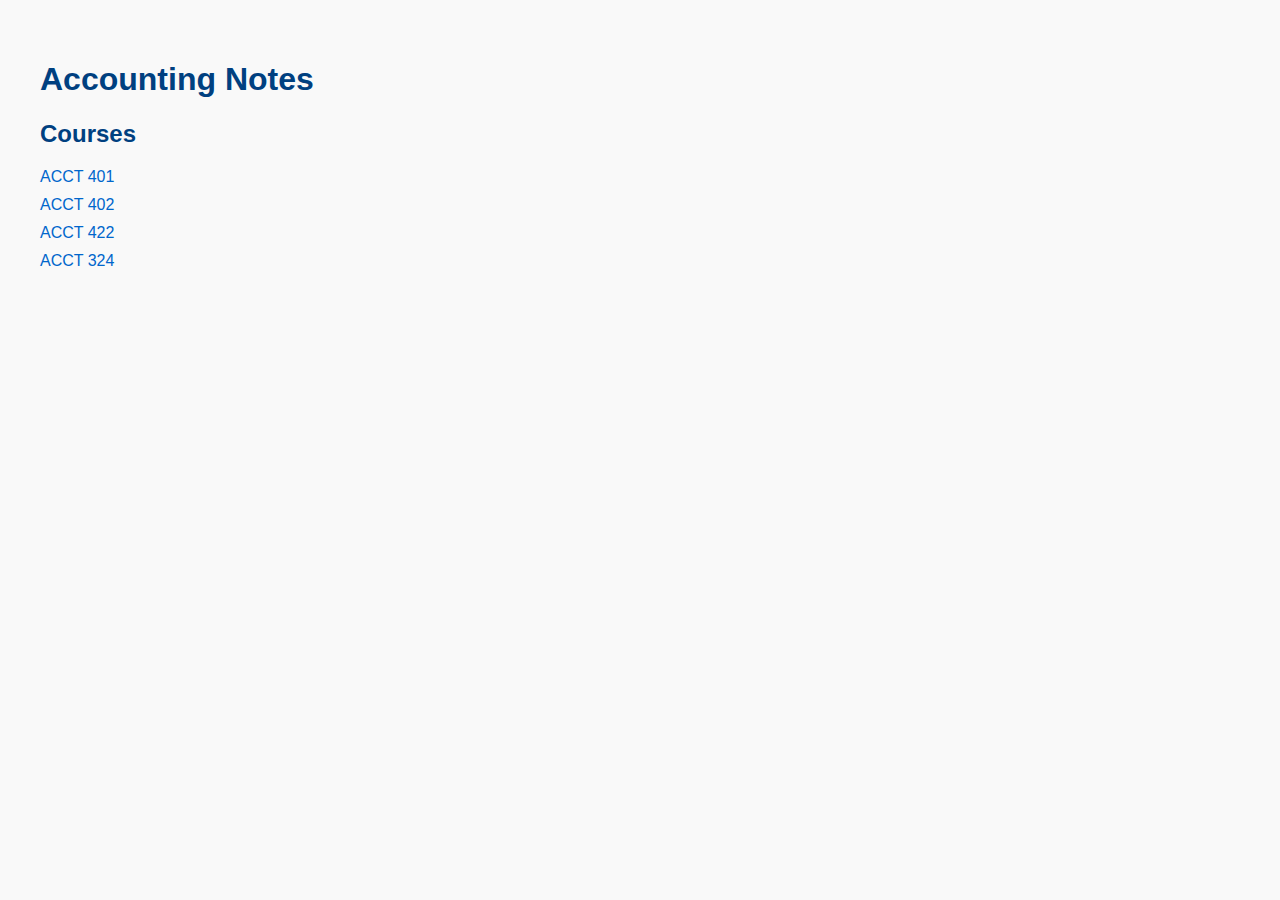
<file: index.html>
<!DOCTYPE html>
<html lang="en">
<head>
  <meta charset="UTF-8">
  <title>Accounting Notes</title>
  <link rel="stylesheet" href="css/styles.css">
</head>
<body>
  <h1>Accounting Notes</h1>
  <h2>Courses</h2>
  <ul>
    <li><a href="classes/acct401/index.html">ACCT 401</a></li>
    <li><a href="classes/acct402/index.html">ACCT 402</a></li>
    <li><a href="classes/acct422/index.html">ACCT 422</a></li>
    <li><a href="classes/acct324/index.html">ACCT 324</a></li>
  </ul>
</body>
</html>
</file>
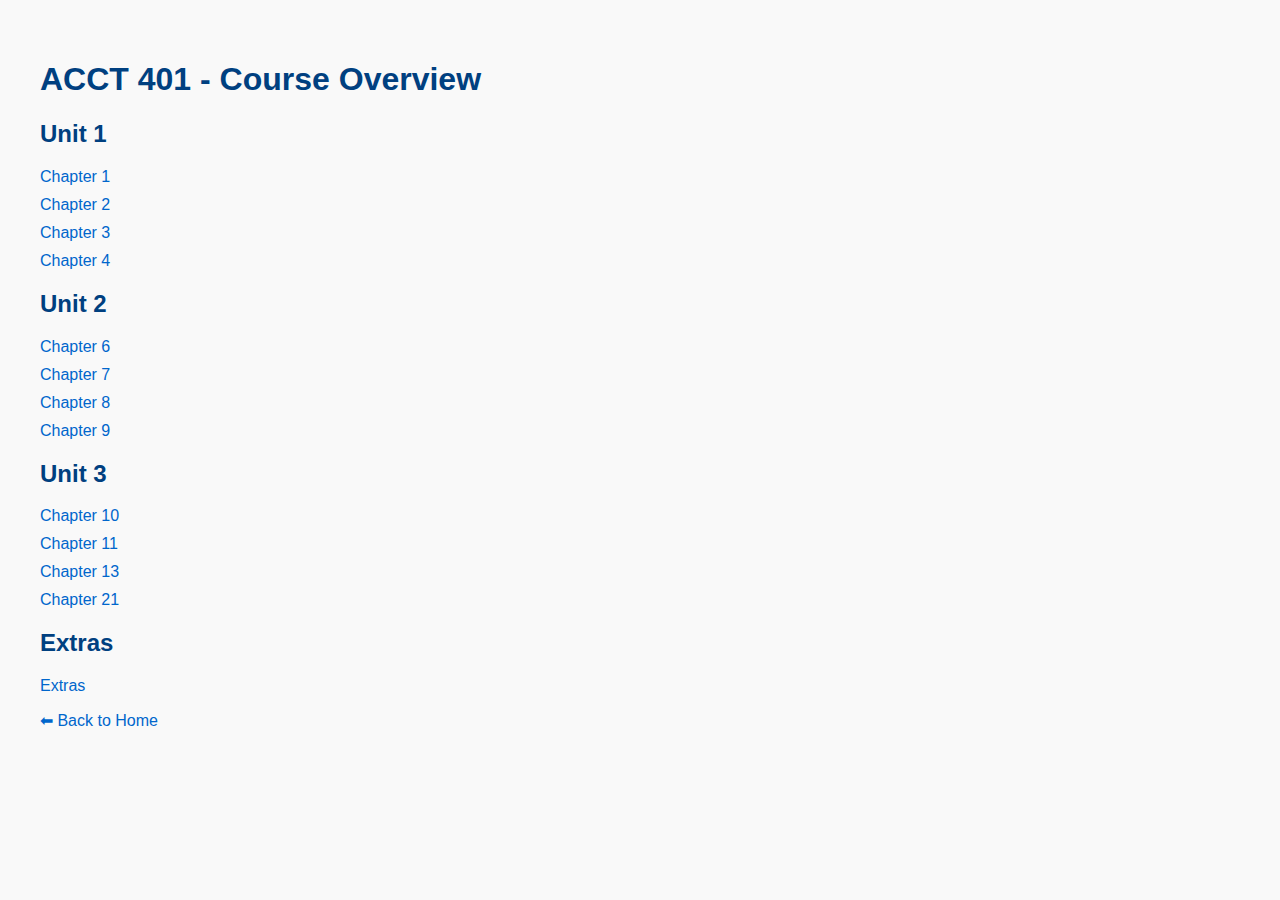
<file: classes/acct401/index.html>
<!DOCTYPE html>
<html lang="en">
<head>
  <meta charset="UTF-8">
  <title>ACCT 401 - Overview</title>
  <link rel="stylesheet" href="../../css/styles.css">
</head>
<body>
  <h1>ACCT 401 - Course Overview</h1>

  <h2>Unit 1</h2>
  <ul>
    <li><a href="unit1/chapter1.html">Chapter 1</a></li>
    <li><a href="unit1/chapter2.html">Chapter 2</a></li>
    <li><a href="unit1/chapter3.html">Chapter 3</a></li>
    <li><a href="unit1/chapter4.html">Chapter 4</a></li>
  </ul>

  <h2>Unit 2</h2>
  <ul>
    <li><a href="unit2/chapter6.html">Chapter 6</a></li>
    <li><a href="unit2/chapter7.html">Chapter 7</a></li>
    <li><a href="unit2/chapter8.html">Chapter 8</a></li>
    <li><a href="unit2/chapter9.html">Chapter 9</a></li>
  </ul>

  <h2>Unit 3</h2>
  <ul>
    <li><a href="unit3/chapter10.html">Chapter 10</a></li>
    <li><a href="unit3/chapter11.html">Chapter 11</a></li>
    <li><a href="unit3/chapter13.html">Chapter 13</a></li>
    <li><a href="unit3/chapter21.html">Chapter 21</a></li>
  </ul>

  <h2>Extras</h2>
  <ul>
    <li><a href="extra/extras.html">Extras</a></li>
  </ul>

  <a href="../../index.html">⬅ Back to Home</a>
</body>
</html>
</file>
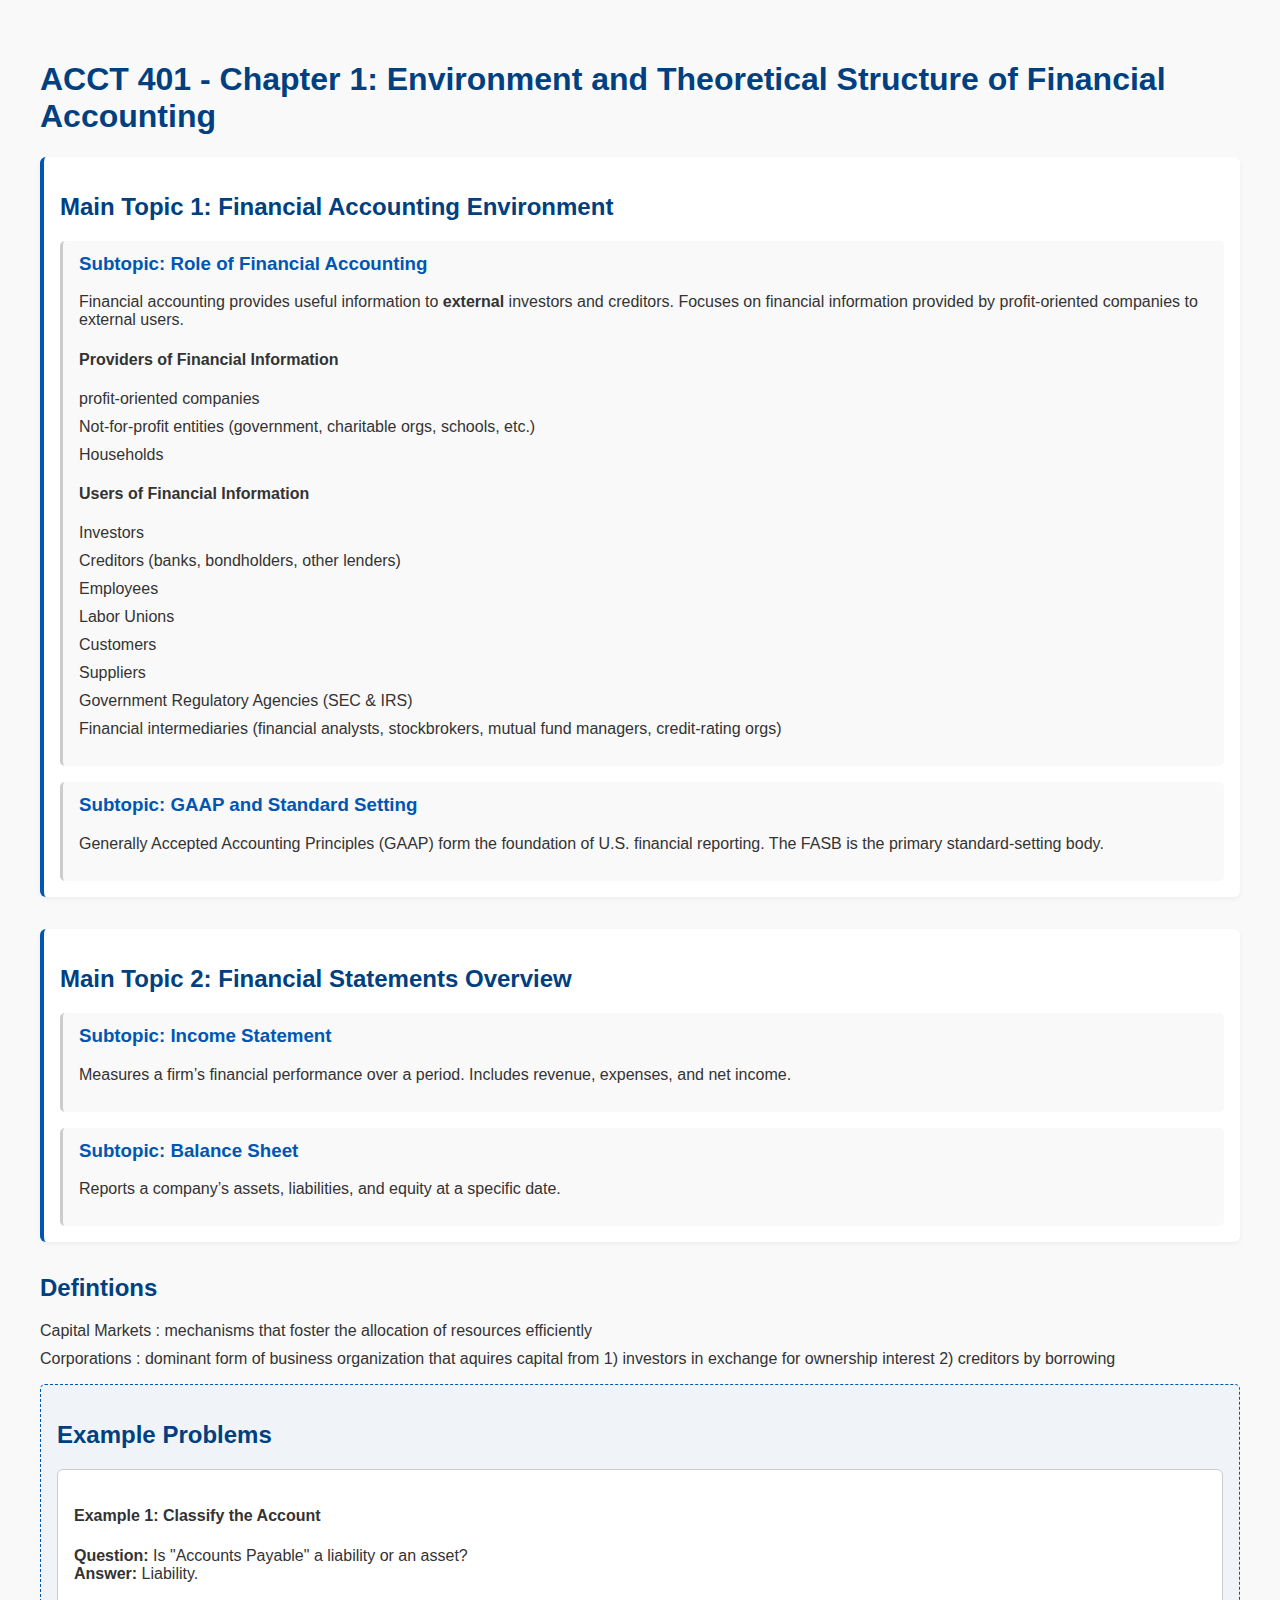
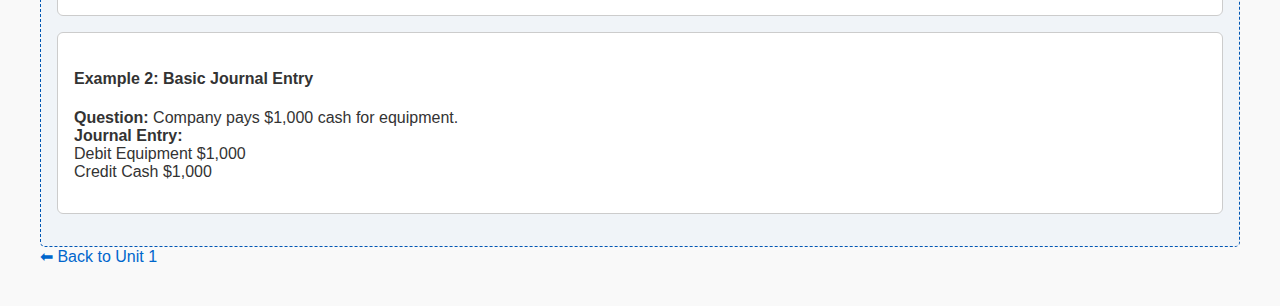
<file: classes/acct401/unit1/chapter1.html>
<!DOCTYPE html>
<html lang="en">
<head>
  <meta charset="UTF-8">
  <title>ACCT 401 - Chapter 1</title>
  <link rel="stylesheet" href="../../../css/styles.css">
  <link rel="stylesheet" href="../../../css/acct401css/chapter.css">
</head>
<body>
  <h1>ACCT 401 - Chapter 1: Environment and Theoretical Structure of Financial Accounting</h1>

  <!-- MAIN TOPIC 1 -->
  <section class="note-section">
    <h2>Main Topic 1: Financial Accounting Environment</h2>

    <div class="subtopic">
      <h3>Subtopic: Role of Financial Accounting</h3>
      <p>Financial accounting provides useful information to <strong>external</strong> investors and creditors. 
      Focuses on financial information provided by <italic>profit-oriented</italic> companies to external users. </p>
        <div>
          <h4>Providers of Financial Information</h4>
          <ul>
            <li>profit-oriented companies</li>
            <li>Not-for-profit entities (government, charitable orgs, schools, etc.)</li>
            <li>Households</li>
          </ul>
        </div>
        <div>
          <h4>Users of Financial Information</h4>
          <ul>
            <li>Investors</li>
            <li>Creditors (banks, bondholders, other lenders)</li>
            <li>Employees</li>
            <li>Labor Unions</li>
            <li>Customers</li>
            <li>Suppliers</li>
            <li>Government Regulatory Agencies (SEC & IRS)</li>
            <li>Financial intermediaries (financial analysts, stockbrokers, mutual fund managers, credit-rating orgs)</li>
          </ul>
        </div>
        <p></p>
    </div>

    <div class="subtopic">
      <h3>Subtopic: GAAP and Standard Setting</h3>
      <p>Generally Accepted Accounting Principles (GAAP) form the foundation of U.S. financial reporting. The FASB is the primary standard-setting body.</p>
    </div>
  </section>

  <!-- MAIN TOPIC 2 -->
  <section class="note-section">
    <h2>Main Topic 2: Financial Statements Overview</h2>

    <div class="subtopic">
      <h3>Subtopic: Income Statement</h3>
      <p>Measures a firm’s financial performance over a period. Includes revenue, expenses, and net income.</p>
    </div>

    <div class="subtopic">
      <h3>Subtopic: Balance Sheet</h3>
      <p>Reports a company’s assets, liabilities, and equity at a specific date.</p>
    </div>
  </section>
  <!-- Definitions -->
   <section class = "definition-section">
    <h2>Defintions</h2>
    <ul>
      <li>Capital Markets : mechanisms that foster the allocation of resources efficiently</li>
      <li>Corporations : dominant form of business organization that aquires capital from 1) investors in exchange for ownership interest 2) creditors by borrowing </li>
    </ul>
   </section>

  <!-- EXAMPLES -->
  <section class="example-section">
    <h2>Example Problems</h2>

    <div class="example">
      <h4>Example 1: Classify the Account</h4>
      <p><strong>Question:</strong> Is "Accounts Payable" a liability or an asset?<br>
      <strong>Answer:</strong> Liability.</p>
    </div>

    <div class="example">
      <h4>Example 2: Basic Journal Entry</h4>
      <p><strong>Question:</strong> Company pays $1,000 cash for equipment.<br>
      <strong>Journal Entry:</strong><br>
      Debit Equipment $1,000<br>
      Credit Cash $1,000</p>
    </div>
  </section>

  <a href="../index.html">⬅ Back to Unit 1</a>
</body>
</html>
</file>
<file: css/styles.css>
body {
  font-family: Arial, sans-serif;
  padding: 2rem;
  background-color: #f9f9f9;
  color: #333;
}

h1, h2 {
  color: #004080;
}

ul {
  list-style-type: none;
  padding: 0;
}

li {
  margin-bottom: 10px;
}

a {
  text-decoration: none;
  color: #0066cc;
}

a:hover {
  text-decoration: underline;
}
</file>
<file: css/acct401css/chapter.css>
.note-section {
    background-color: #ffffff;
    border-left: 4px solid #0056b3;
    padding: 1rem;
    margin-bottom: 2rem;
    border-radius: 6px;
    box-shadow: 0 2px 5px rgba(0,0,0,0.05);
  }
  
  .subtopic {
    background-color: #f9f9f9;
    border-left: 3px solid #ccc;
    padding: 0.75rem 1rem;
    margin-top: 1rem;
    border-radius: 5px;
  }
  
  .subtopic h3 {
    margin-top: 0;
    color: #0056b3;
  }
  
  .example-section {
    background-color: #f0f4f8;
    padding: 1rem;
    border: 1px dashed #0056b3;
    border-radius: 5px;
  }
  
  .example {
    background-color: #fff;
    padding: 1rem;
    border: 1px solid #ccc;
    margin-bottom: 1rem;
    border-radius: 6px;
  }
</file>
